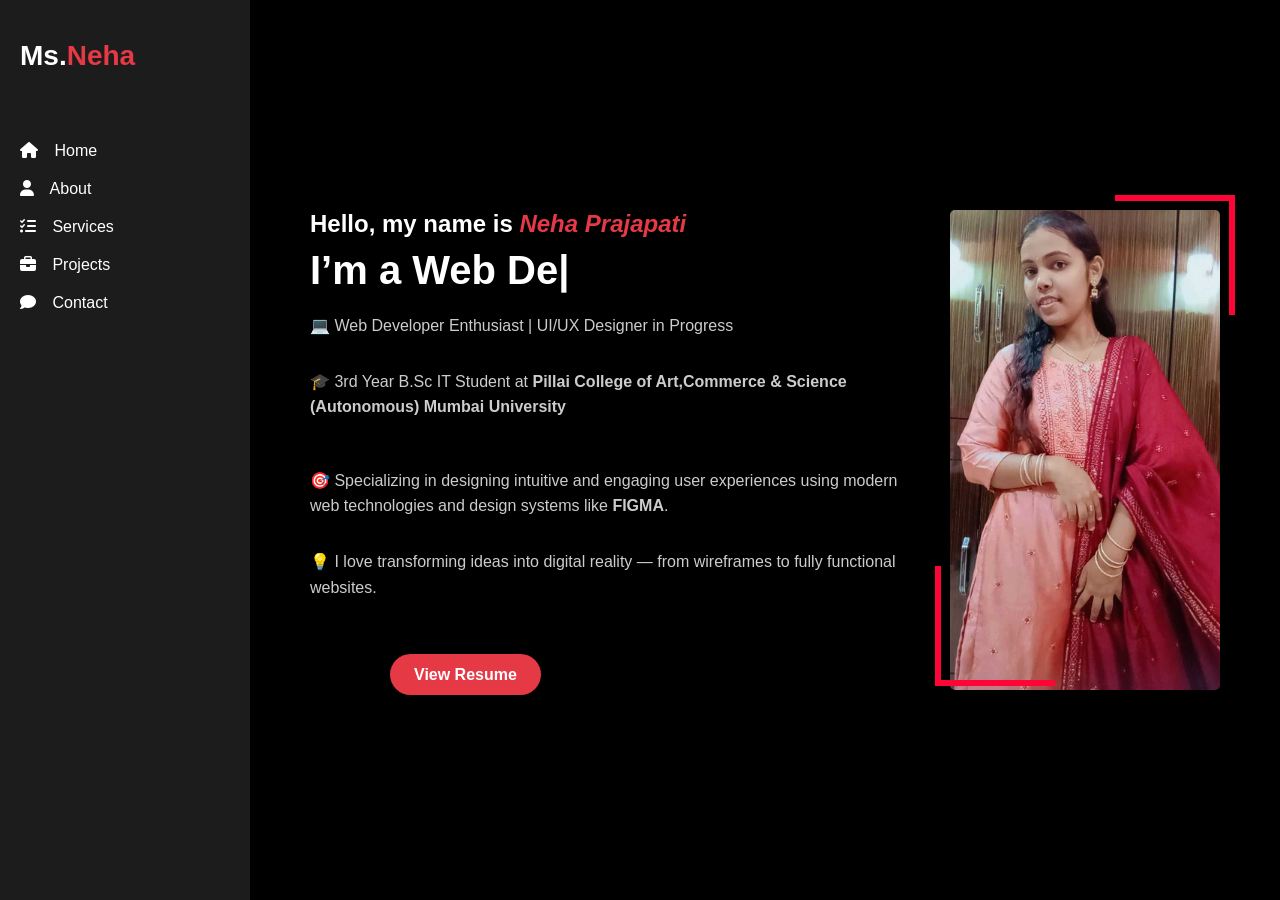
<file: index.html>
<!DOCTYPE html>
<html lang="en">
<head>
  <meta charset="UTF-8" />
  <meta name="viewport" content="width=device-width, initial-scale=1.0"/>
  <title>Portfolio</title>
  <link rel="stylesheet" href="style.css" />
  <link rel="stylesheet" href="https://cdnjs.cloudflare.com/ajax/libs/font-awesome/6.4.0/css/all.min.css">
</head>
<body>
  <div class="container">
    <aside class="sidebar">
  <h1 class="logo">Ms.<span>Neha</span></h1>
  <nav>
    <ul>
      <li class="active"><a href="index.html"><i class="fas fa-home"></i> Home</a></li>
      <li><a href="about.html"><i class="fas fa-user"></i> About</a></li>
      <li><a href="services.html"><i class="fas fa-tasks"></i> Services</a></li>
      <li><a href="project.html"><i class="fas fa-briefcase"></i> Projects</a></li>
      <li><a href="contact.html"><i class="fas fa-comment"></i> Contact</a></li>
    </ul>
  </nav>
</aside>

    <main class="content">
      <div class="intro">
        <div class="text-section">
          <h2>Hello, my name is <span class="name">Neha Prajapati</span></h2>
          <h1>I’m <span class="typing-text"></span><span class="cursor">|</span></h1>
<p>💻 Web Developer Enthusiast | UI/UX Designer in Progress</p>
      <p>🎓 3rd Year B.Sc IT Student at <strong>Pillai College of Art,Commerce & Science (Autonomous) Mumbai University</strong></p><br>

      <p>🎯 Specializing in designing intuitive and engaging user experiences using modern web technologies and design systems like <strong>FIGMA</strong>.</p>
      <p>💡 I love transforming ideas into digital reality — from wireframes to fully functional websites.</p>
<br><br>
<a href="Neha_Prajapati_Resume.pdf" class="btn" target="_blank">View Resume</a>

        </div>
        <div class="image-container">
          <img src="profile2.png.jpg" alt="Profile Photo"/>
 	  <span class="corner corner-top-right"></span>
 	  <span class="corner corner-bottom-left"></span>
        </div>
      </div>
    </main>
  </div>

  <script src="script.js"></script>
</body>
</html>
</file>
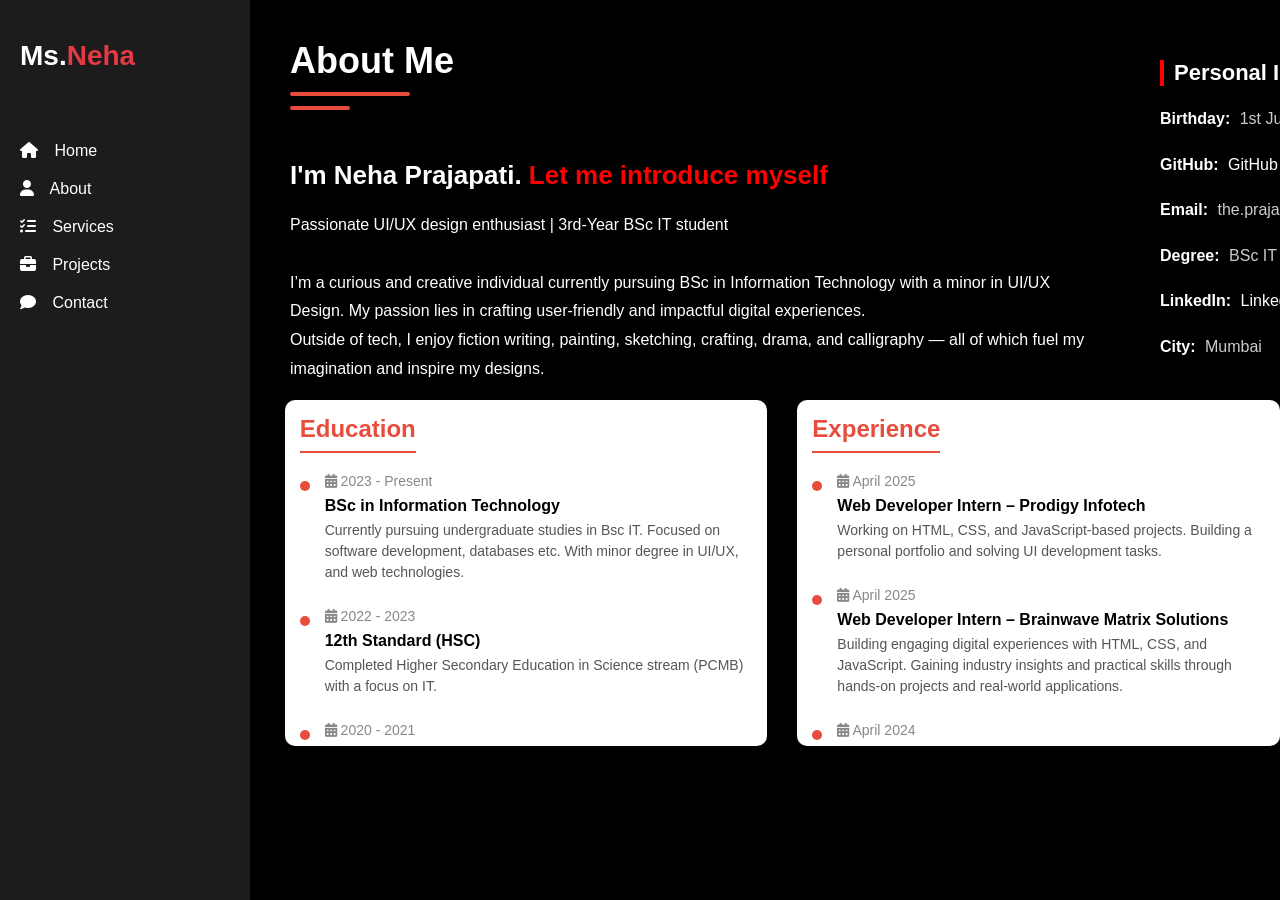
<file: about.html>
<!DOCTYPE html>
<html lang="en">
<head>
  <meta charset="UTF-8" />
  <meta name="viewport" content="width=device-width, initial-scale=1.0"/>
  <title>About Me</title>
  <link rel="stylesheet" href="style.css" />
  <link rel="stylesheet" href="https://cdnjs.cloudflare.com/ajax/libs/font-awesome/6.4.0/css/all.min.css">

</head>
<body>

<div class="container">
    <aside class="sidebar">
  <h1 class="logo">Ms.<span>Neha</span></h1>
  <nav>
    <ul>
      <li><a href="index.html"><i class="fas fa-home"></i> Home</a></li>
      <li class="active"><a href="about.html"><i class="fas fa-user"></i> About</a></li>
      <li><a href="services.html"><i class="fas fa-tasks"></i> Services</a></li>
      <li><a href="project.html"><i class="fas fa-briefcase"></i> Projects</a></li>
      <li><a href="contact.html"><i class="fas fa-comment"></i> Contact</a></li>
    </ul>
  </nav>
</aside>


  <section class="about-section">
    <div class="header-container">
      <h2 class="about-header">About Me</h2>
      <div class="underline long"></div>
      <div class="underline short"></div>
    </div>
    <div class="about-content">
      <h3 class="intro-heading">
        <span class="half-white">I'm Neha Prajapati. </span>
        <span class="half-red">Let me introduce myself</span>
      </h3>
      <p class="about-description">
        Passionate UI/UX design enthusiast | 3rd-Year BSc IT student<br><br>
        I’m a curious and creative individual currently pursuing BSc in Information Technology with a minor in UI/UX Design. My passion lies in crafting user-friendly and impactful digital 
	experiences.<br>
       Outside of tech, I enjoy fiction writing, painting, sketching, crafting, drama, and calligraphy — all of which fuel my imagination and inspire my designs.
      </p>
    </div>
  </section>
<br><br>

<div class="personal-info-section">
  <h3 class="info-heading">Personal Information</h3>
  <div class="info-grid">
    <div class="info-item">
      <strong>Birthday:</strong> <span>1st July 2004</span>
    </div>
       <div class="info-item">
      <strong>GitHub:</strong> <span><a href="https://github.com/PrajapatiNeha04">GitHub Profile Link</a></span>
    </div>
    <div class="info-item">
      <strong>Email:</strong> <span>the.prajapati.neha@gmail.com<span>
    </div>
    <div class="info-item">
      <strong>Degree:</strong> <span>BSc IT (3rd Year)</span>
    </div>
    <div class="info-item">
      <strong>LinkedIn:</strong> <span><a href="https://www.linkedin.com/in/neha-d-prajapati-5933332b2">LinkedIn Profile Link</a></span>
    </div>
    <div class="info-item">
      <strong>City:</strong> <span>Mumbai</span>
    </div>
     </div>
</div>
<br><br>

<div class="education-experience-section">
  <div class="edu-exp-container">
    <!-- Education Column -->
    <div class="edu-exp-box">
      <h3 class="edu-exp-title"><span class="red-text">Education</span></h3>

      <div class="entry-box">
        <span class="calendar"><i class="fas fa-calendar-alt"></i> 2023 - Present</span>
        <div class="entry-content">
          <span class="red-dot"></span>
          <h4>BSc in Information Technology</h4>
          <p>Currently pursuing undergraduate studies in Bsc IT. Focused on software development, databases etc. With minor degree in UI/UX, and web technologies.</p>
        </div>
      </div>

      <div class="entry-box">
        <span class="calendar"><i class="fas fa-calendar-alt"></i> 2022 - 2023</span>
        <div class="entry-content">
          <span class="red-dot"></span>
          <h4>12th Standard (HSC)</h4>
          <p>Completed Higher Secondary Education in Science stream (PCMB) with a focus on IT.</p>
        </div>
      </div>

      <div class="entry-box">
        <span class="calendar"><i class="fas fa-calendar-alt"></i> 2020 - 2021</span>
        <div class="entry-content">
          <span class="red-dot"></span>
          <h4>10th Standard (SSC)</h4>
          <p>Completed Secondary School with distinction, building a strong foundation in core subjects.</p>
        </div>
      </div>
    </div>

    <!-- Experience Column -->
    <div class="edu-exp-box">
      <h3 class="edu-exp-title"><span class="red-text">Experience</span></h3>

      <div class="entry-box">
        <span class="calendar"><i class="fas fa-calendar-alt"></i> April 2025</span>
        <div class="entry-content">
          <span class="red-dot"></span>
          <a href="https://prodigyinfotech.dev/"><h4>Web Developer Intern – Prodigy Infotech</h4></a>
          <p>Working on HTML, CSS, and JavaScript-based projects. Building a personal portfolio and solving UI development tasks.</p>
        </div>
      </div>

	<div class="entry-box">
        <span class="calendar"><i class="fas fa-calendar-alt"></i> April 2025</span>
        <div class="entry-content">
          <span class="red-dot"></span>
          <a href="https://matrixbrainwave.in.net/"> <h4>Web Developer Intern – Brainwave Matrix Solutions </h4></a>
          <p>Building engaging digital experiences with HTML, CSS, and JavaScript. Gaining industry insights and practical skills through hands-on projects and real-world applications.</p>
        </div>
      </div>


      <div class="entry-box">
        <span class="calendar"><i class="fas fa-calendar-alt"></i> April 2024</span>
        <div class="entry-content">
          <span class="red-dot"></span>
          <a href="https://learn.younity.in/"><h4>Marketing Intern – Younity.in</h4></a>
          <p>Completed a 15-day internship exploring industry-based challenges and team projects in Marketing,Team work and commercial fields.</p>
        </div>
      </div>
    </div>
  </div>
</div>


</body>
</html>
</file>
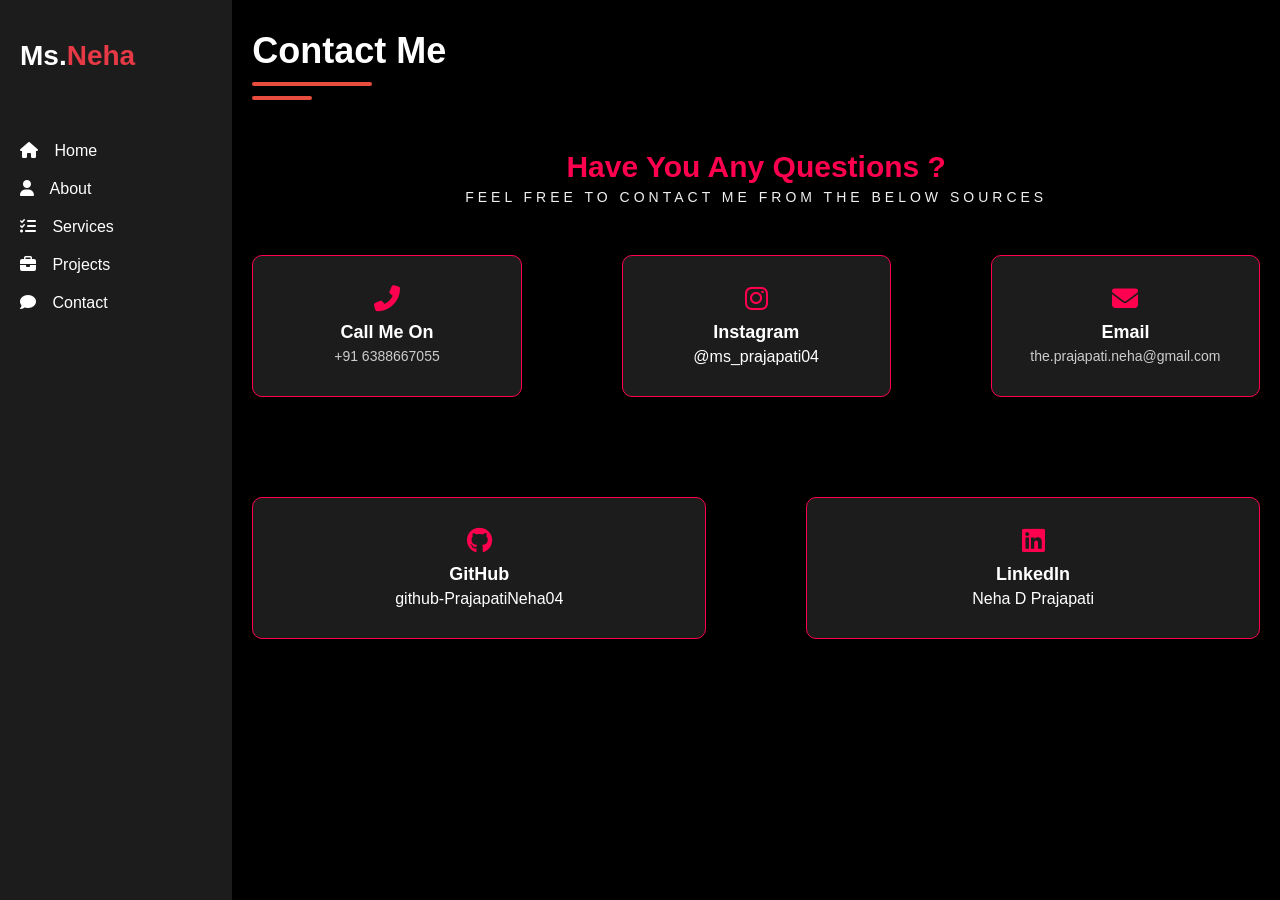
<file: contact.html>
<!DOCTYPE html>
<html lang="en">
<head>
  <meta charset="UTF-8" />
  <meta name="viewport" content="width=device-width, initial-scale=1.0"/>
  <title>Contact Me</title>
  <link rel="stylesheet" href="style.css" />
  <link rel="stylesheet" href="https://cdnjs.cloudflare.com/ajax/libs/font-awesome/6.4.0/css/all.min.css">

</head>
<body>

<div class="container">
    <aside class="sidebar">
  <h1 class="logo">Ms.<span>Neha</span></h1>
  <nav>
    <ul>
      <li><a href="index.html"><i class="fas fa-home"></i> Home</a></li>
      <li class="active"><a href="about.html"><i class="fas fa-user"></i> About</a></li>
      <li><a href="services.html"><i class="fas fa-tasks"></i> Services</a></li>
      <li><a href="project.html"><i class="fas fa-briefcase"></i> Projects</a></li>
      <li><a href="contact.html"><i class="fas fa-comment"></i> Contact</a></li>
    </ul>
  </nav>
</aside>
<section id="contact" class="contact-section">
  <div class="header-container contact-header-align">
    <h2 class="about-header">Contact Me</h2>
    <div class="underline long"></div>
    <div class="underline short"></div>
  </div>  

  <p class="contact-subtitle">Have You Any Questions ?</p>
  <p class="contact-desc">FEEL FREE TO CONTACT ME FROM THE BELOW SOURCES </p>

  <div class="contact-info-container">
    <div class="contact-box">
      <i class="fas fa-phone-alt"></i>
      <h3>Call Me On</h3>
      <p>+91 6388667055</p>
    </div>
     <div class="contact-box">
    <i class="fab fa-instagram icon"></i>
    <h3>Instagram</h3>
    <a href="https://www.instagram.com/ms_prajapati04?igsh=dXU4dmRrdW41cmk4" target="_blank">@ms_prajapati04</a>
  </div>
    <div class="contact-box">
      <i class="fas fa-envelope"></i>
      <h3>Email</h3>
      <p>the.prajapati.neha@gmail.com</p>
    </div>
    
  <div class="contact-box">
    <i class="fab fa-github icon"></i>
    <h3>GitHub</h3>
    <a href="https://github.com/PrajapatiNeha04" target="_blank">github-PrajapatiNeha04</a>
  </div>

  <div class="contact-box">
    <i class="fab fa-linkedin icon"></i>
    <h3>LinkedIn</h3>
    <a href="https://www.linkedin.com/in/neha-d-prajapati-5933332b2" target="_blank">Neha D Prajapati</a>
  </div>
    </div>
  </form>
</section>
</body>
</html>
</file>
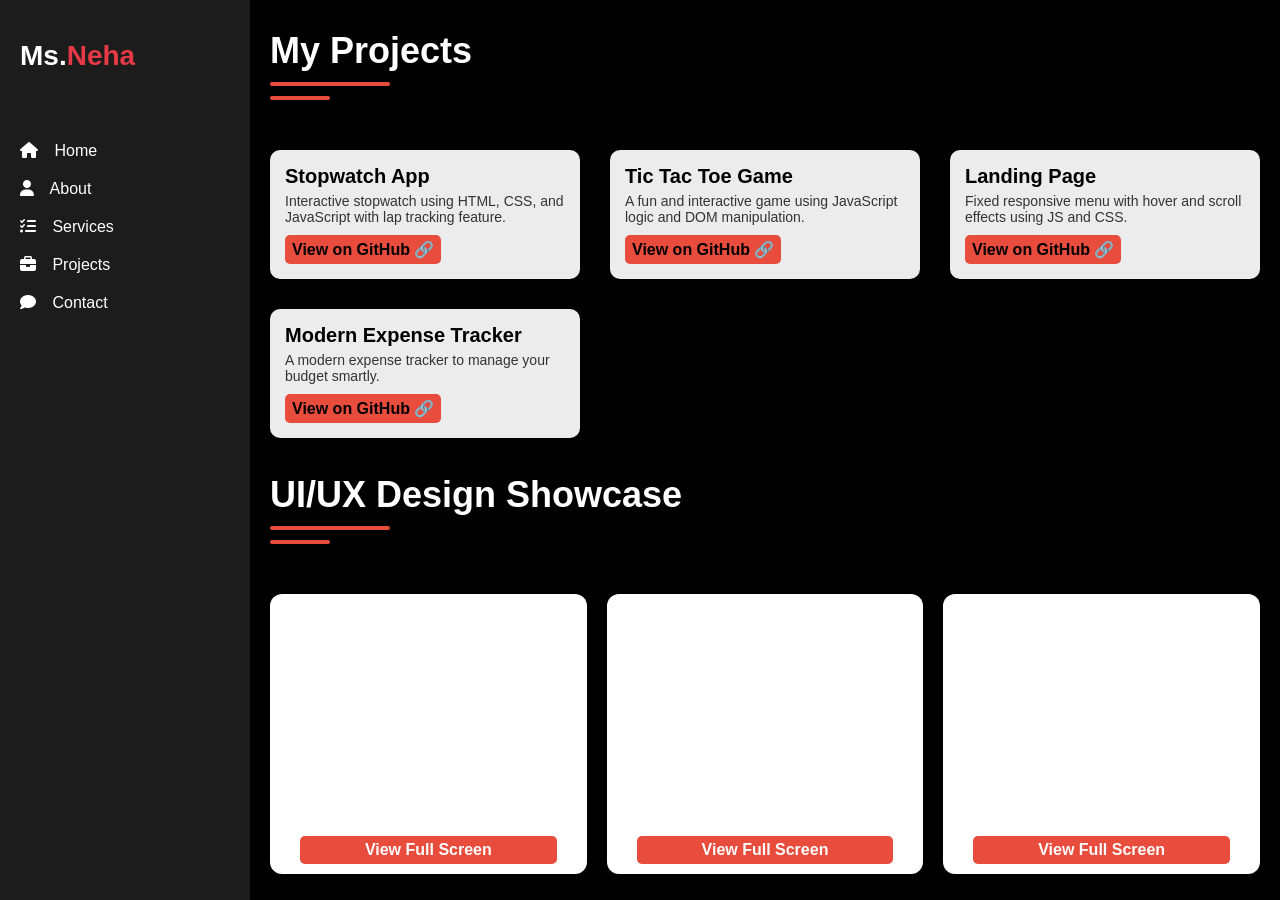
<file: project.html>
<!DOCTYPE html>
<html lang="en">
<head>
  <meta charset="UTF-8" />
  <meta name="viewport" content="width=device-width, initial-scale=1.0"/>
  <title>My Projects</title>
  <link rel="stylesheet" href="style.css" />
  <link rel="stylesheet" href="https://cdnjs.cloudflare.com/ajax/libs/font-awesome/6.4.0/css/all.min.css">

</head>
<body>

<div class="container">
    <aside class="sidebar">
  <h1 class="logo">Ms.<span>Neha</span></h1>
  <nav>
    <ul>
      <li><a href="index.html"><i class="fas fa-home"></i> Home</a></li>
      <li class="active"><a href="about.html"><i class="fas fa-user"></i> About</a></li>
      <li><a href="services.html"><i class="fas fa-tasks"></i> Services</a></li>
      <li><a href="project.html"><i class="fas fa-briefcase"></i> Projects</a></li>
      <li><a href="contact.html"><i class="fas fa-comment"></i> Contact</a></li>
    </ul>
  </nav>
</aside>

<section id="projects" class="project-section">
  <div class="header-container">
    <h2 class="about-header">My Projects</h2>
    <div class="underline long"></div>
    <div class="underline short"></div>
  </div>

  <div class="project-grid">
    <div class="project-card">
      <h3>Stopwatch App</h3>
      <p>Interactive stopwatch using HTML, CSS, and JavaScript with lap tracking feature.</p>
      <a href="https://github.com/PrajapatiNeha04/Stop-Watch" target="_blank" class="project-link">View on GitHub 🔗</a>
    </div>

    <div class="project-card">
      <h3>Tic Tac Toe Game</h3>
      <p>A fun and interactive game using JavaScript logic and DOM manipulation.</p>
      <a href="https://github.com/PrajapatiNeha04/Tic-Tac-Toe-game" target="_blank" class="project-link">View on GitHub 🔗</a>
    </div>

    <div class="project-card">
      <h3> Landing Page</h3>
      <p>Fixed responsive menu with hover and scroll effects using JS and CSS.</p>
      <a href="https://github.com/PrajapatiNeha04/Brainwave_Matrix_Intern/tree/main/NovaTech-Landing%20Page" target="_blank" class="project-link">View on GitHub 🔗</a>
    </div>

    <div class="project-card">
      <h3>Modern Expense Tracker</h3>
      <p>A modern expense tracker to manage your budget smartly.</p>
      <a href="https://github.com/PrajapatiNeha04/Modern-Expense-Tracker" target="_blank" class="project-link">View on GitHub 🔗</a>
    </div>
  </div>
<br><br>
  <div class="header-container" style="margin-top: 0px;">
    <h2 class="about-header">UI/UX Design Showcase</h2>
    <div class="underline long"></div>
    <div class="underline short"></div>
  </div>

  <div class="design-grid">
    <div class="design-card">
      <iframe src="https://www.figma.com/embed?embed_host=share&url=https://www.figma.com/design/eft9dYyPLBpW2OlBQFq70n/Online-Food-App-Design?m=auto&t=LuSimle5khtZeYkn-6" allowfullscreen></iframe>
      <a class="view-full" href="https://www.figma.com/design/eft9dYyPLBpW2OlBQFq70n/Online-Food-App-Design?m=auto&t=LuSimle5khtZeYkn-6" target="_blank">View Full Screen</a>
    </div>

    <div class="design-card">
      <iframe src="https://www.figma.com/embed?embed_host=share&url=https://www.figma.com/design/CuL1AdYWM7Uw1ApXGS0XAt/Login-page?m=auto&t=tQeO0ZzVuHsyUAFg-6" allowfullscreen></iframe>
    <a class="view-full" href="https://www.figma.com/design/CuL1AdYWM7Uw1ApXGS0XAt/Login-page?m=auto&t=tQeO0ZzVuHsyUAFg-6" target="_blank">View Full Screen</a>

    </div>

    <div class="design-card">
      <iframe src="https://www.figma.com/embed?embed_host=share&url=https://www.figma.com/design/397VN0W98jid4R0ZF48ai4/Designs?m=auto&t=LuSimle5khtZeYkn-6" allowfullscreen></iframe>
      <a class="view-full" href="https://www.figma.com/design/397VN0W98jid4R0ZF48ai4/Designs?m=auto&t=LuSimle5khtZeYkn-6" target="_blank">View Full Screen</a>
    </div>
  </div>
</section>

</body>
</html>
</file>
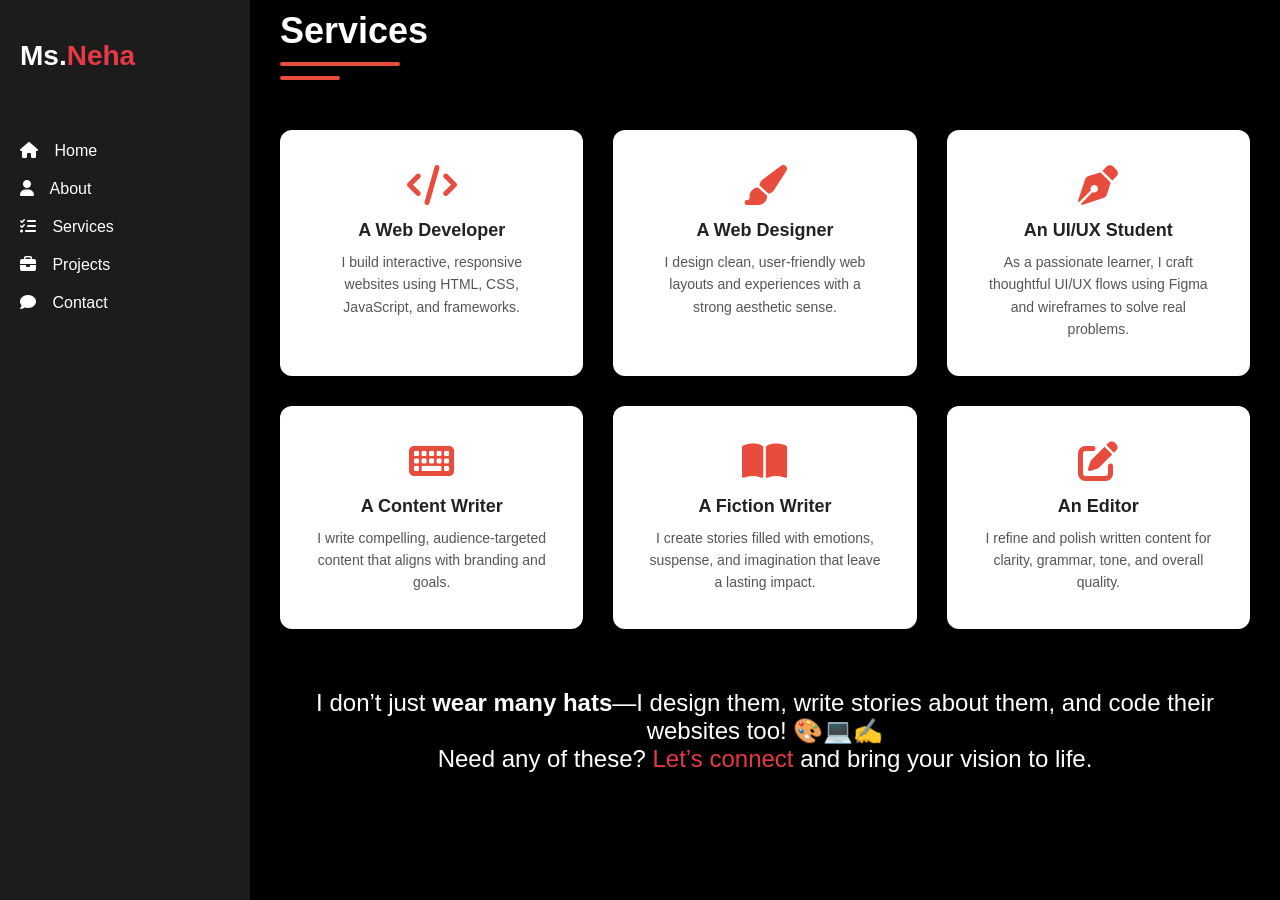
<file: services.html>
<!DOCTYPE html>
<html lang="en">
<head>
  <meta charset="UTF-8" />
  <meta name="viewport" content="width=device-width, initial-scale=1.0"/>
  <title>Services</title>
  <link rel="stylesheet" href="style.css" />
  <link rel="stylesheet" href="https://cdnjs.cloudflare.com/ajax/libs/font-awesome/6.4.0/css/all.min.css">

</head>
<body>

<div class="container">
    <aside class="sidebar">
  <h1 class="logo">Ms.<span>Neha</span></h1>
  <nav>
    <ul>
      <li><a href="index.html"><i class="fas fa-home"></i> Home</a></li>
      <li class="active"><a href="about.html"><i class="fas fa-user"></i> About</a></li>
      <li><a href="services.html"><i class="fas fa-tasks"></i> Services</a></li>
      <li><a href="project.html"><i class="fas fa-briefcase"></i> Projects</a></li>
      <li><a href="contact.html"><i class="fas fa-comment"></i> Contact</a></li>
    </ul>
  </nav>
</aside>

<section id="services" class="services-section">
  <div class="header-container">
    <h2 class="about-header">Services</h2>
    <div class="underline long"></div>
    <div class="underline short"></div>
  </div>


<div class="services-grid">
  <div class="service-card">
    <i class="fas fa-code service-icon"></i>
    <h3>A Web Developer</h3>
    <p>I build interactive, responsive websites using HTML, CSS, JavaScript, and frameworks.</p>
  </div>

  <div class="service-card">
    <i class="fas fa-paint-brush service-icon"></i>
    <h3>A Web Designer</h3>
    <p>I design clean, user-friendly web layouts and experiences with a strong aesthetic sense.</p>
  </div>

  <div class="service-card">
    <i class="fas fa-pen-nib service-icon"></i>
    <h3>An UI/UX Student</h3>
    <p>As a passionate learner, I craft thoughtful UI/UX flows using Figma and wireframes to solve real problems.</p>
  </div>

  <div class="service-card">
    <i class="fas fa-keyboard service-icon"></i>
    <h3>A Content Writer</h3>
    <p>I write compelling, audience-targeted content that aligns with branding and goals.</p>
  </div>

  <div class="service-card">
    <i class="fas fa-book-open service-icon"></i>
    <h3>A Fiction Writer</h3>
    <p>I create stories filled with emotions, suspense, and imagination that leave a lasting impact.</p>
  </div>

  <div class="service-card">
    <i class="fas fa-edit service-icon"></i>
    <h3>An Editor</h3>
    <p>I refine and polish written content for clarity, grammar, tone, and overall quality.</p>
  </div>
</div>

<div class="services-footer-note">
  <p>I don’t just <strong>wear many hats</strong>—I design them, write stories about them, and code their websites too! 🎨💻✍️  
  <br>Need any of these? <a href="contact.html">Let’s connect</a> and bring your vision to life.</p>
</div>

</body>
</html>
</file>
<file: style.css>
* {
  margin: 0;
  padding: 0;
  box-sizing: border-box;
}

body {
  font-family: 'Segoe UI', sans-serif;
  background-color: #121212;
  color: white;
}

.container {
  display: flex;
  height: 100vh;
}

.sidebar {
  width: 250px;
  background-color: #1c1c1c;
  padding: 40px 20px;
  display: flex;
  flex-direction: column;
  align-items: flex-start;
}

.logo {
  font-size: 28px;
  color: white;
  margin-bottom: 50px;
}

.logo span {
  color: #e63946;
}

.sidebar nav ul {
  list-style: none;
  width: 100%;
}

.sidebar nav ul li {
  margin: 20px 0;
  font-size: 16px;
  cursor: pointer;
  display: flex;
  align-items: center;
  color: #ddd;
}

.sidebar nav ul li i {
  margin-right: 12px;
}

.sidebar nav ul li.active,
.sidebar nav ul li:hover {
  color: #e63946;
}

.content {
  flex: 1;
  padding: 60px;
  display: flex;
  align-items: center;
  justify-content: space-between;
  flex-wrap: wrap;
}

.intro {
  display: flex;
  flex-wrap: wrap;
  justify-content: space-between;
  width: 100%;
}

.text-section {
  max-width: 600px;
}

.text-section h2 {
  font-size: 24px;
  margin-bottom: 10px;
}

.text-section h2 .name {
  color: #e63946;
  font-style: italic;
}

.text-section h1 {
  font-size: 40px;
  margin-bottom: 20px;
}

.text-section h1 .highlight {
  color: #e63946;
}

.cursor {
  animation: blink 1s infinite;
}

@keyframes blink {
  0%, 100% { opacity: 1; }
  50% { opacity: 0; }
}

.text-section p {
  margin-bottom: 30px;
  line-height: 1.6;
  color: #ccc;
}

.btn {
  background-color: #e63946;
  color: white;
  padding: 12px 24px;
  text-decoration: none;
  border-radius: 30px;
  font-weight: bold;
  margin-left:80px;
}

.image-container {
  position: relative;
  display: inline-block;
  padding: 0;
  margin: 0;
  width: 270px; /* Width of the container adjusted for better alignment */
  height: auto;
}

.image-container img {
  display: block;
  width: 100%; /* Ensures image fills the container width */
  height: auto;
  margin-right:7;
  padding: 0;
  border-radius: 5px;
  box-sizing: border-box; /* Ensures the border is part of the element size */
}

.corner {
  position: absolute;
  width: 120px; /* Reduced size of the corner for better spacing */
  height: 120px;
  border: 6px solid #FF0436;  /* Color of the corner border */
  box-sizing: border-box;  /* Ensures the border is included in the element’s size */
}

.corner-top-right {
  top: -15px;  /* Adjusted spacing */
  right: -15px;  /* Adjusted spacing */
  border-left: none;
  border-bottom: none;
}

.corner-bottom-left {
  bottom:4px;  /* Adjusted spacing */
  left: -15px;  /* Adjusted spacing */
  border-top: none;
  border-right: none;
}

/* Responsive adjustments */
@media (max-width: 708px) {
  .container {
    flex-direction: column;
  }

 .sidebar nav ul li a {
  text-decoration: none; /* Removes underline */
  color: #e63946;         /* Makes text red */
  display: flex;
  align-items: center;
  width: 100%;
  font-size: 16px;
  font-weight: 500;
}

.sidebar nav ul li a i {
  margin-right: 12px;
}

/* Hover and active styles */
.sidebar nav ul li a:hover,
.sidebar nav ul li.active a {
  color: #ffffff; /* Optional: white on hover */
  background-color: #333;
  border-radius: 8px;
  padding: 8px 12px;
}


  .content {
    padding: 30px 20px;
    flex-direction: column;
    align-items: center;
    text-align: center;
  }

  .text-section, .image-container {
    max-width: 100%;
  }
}

body {
  margin: 0;
  padding: 0;
  background-color: #000;
  font-family: 'Segoe UI', Tahoma, Geneva, Verdana, sans-serif;
  color: #fff;
}

.about-section {
  padding: 40px;
}

.header-container {
  position: relative;
  margin-bottom: 20px;
}

.about-header {
  color: white;
  font-size: 32px;
  font-weight: bold;
  margin-bottom: 5px;
  position: relative;
  z-index: 2;
}

.underline {
  height: 3px;
  background-color: red;
  position: relative;
}

.long {
  width: 80px;
  margin-top: -10px;
}

.short {
  width: 50px;
  margin-top: 4px;
}

.intro-heading {
  font-size: 26px;
  margin-top: 30px;
  margin-bottom: 20px;
}

.half-white {
  color: white;
}

.half-red {
  color: red;
}

.about-description {
  font-size: 16px;
  line-height: 1.8;
  max-width: 800px;
}

.personal-info-section {
  margin-top: 40px;
  padding: 20px 30px;
  color: white;
}

a{
color:white;
text-decoration:none;
transition: color 0.2s ease-in-out;

}
a:hover {
  color: red;
  transform: scale(1.2);
  transition: all 0.2s ease-in-out;
}


.info-heading {
  font-size: 22px;
  margin-bottom: 20px;
  color: #FFFFFF;
  border-left: 4px solid red;
  padding-left: 10px;
}

.info-grid {
  display: grid;
  grid-template-columns: repeat(auto-fit, minmax(250px, 1fr));
  gap: 20px;
}

.info-item {
  font-size: 16px;
  line-height: 1.6;
}

.info-item strong {
  font-weight: bold;
  color: #fff;
}

.info-item span {
  color: #ccc;
  margin-left: 5px;
}


/* === Main Content Wrapper (beside sidebar) === */
.main-content {
  margin-left: 270px; /* Sidebar width (250px) + spacing */
  padding: 20px;
}

/* === Top Section: About Me + Personal Info side by side === */
.top-section {
  display: flex;
  gap: 30px;
  flex-wrap: wrap;
  margin-bottom: 120px;
}

.about-me, .personal-info {
  flex: 1;
  min-width: 300px;
  background: #fff;
  border-radius: 10px;
  padding: 25px;
  box-shadow: 0 4px 8px rgba(0, 0, 0, 0.08);
}

/* === Education & Experience Section (2nd row) === */
.education-experience-section {
  width: 10px;
}

/* Container: Flex layout for Education + Experience boxes */
.edu-exp-container {
  display: flex;
  justify-content: space-between;
  gap: 30px;
  flex-wrap: wrap;
}


.education-experience-section {
  margin-top: 400px;
  margin-left: 250px;
}
.main-content {
  display: flex;
}

.sidebar {
  width: 250px;
}

.education-experience-section {
  flex: 1;
  margin-top: 400px;
  margin-left: -1185px; /* Add some gap between sidebar and content */
}

.edu-exp-container {
  display: flex;
  justify-content: space-between;
  gap: 30px;
  flex-wrap: wrap;
}
.edu-exp-box {
  flex: 1;
  max-width: 600px;
  max-height: 346px; /* Adjust this value to your desired height */
  overflow-y: auto; /* Add scrollbar if content exceeds height */
  background: #fff;
  border-radius: 10px;
  padding: 15px;
  box-shadow: 0 4px 8px rgba(0, 0, 0, 0.08);
  transition: transform 0.3s ease, box-shadow 0.3s ease;
}

.edu-exp-box:hover {
  transform: translateY(-5px);
  box-shadow: 0 8px 16px rgba(0, 0, 0, 0.12);
}

.edu-exp-title {
  font-size: 24px;
  margin-bottom: 20px;
  border-bottom: 2px solid #e74c3c;
  padding-bottom: 8px;
  display: inline-block;
}

.red-text {
  color: #e74c3c;
  font-weight: bold;
}

.entry-box {
  margin-bottom: 25px;
  position: relative;
  padding-left: 25px;
}

.entry-box .calendar {
  font-size: 14px;
  color: #888;
  display: block;
  margin-bottom: 8px;
}

.entry-content h4 {
  font-weight: bold;
  font-size: 16px;
  margin-bottom: 5px;
  color: black;
}

.entry-content p {
  font-size: 14px;
  color: #555;
  line-height: 1.5;
}

.red-dot {
  height: 10px;
  width: 10px;
  background-color: #e74c3c;
  border-radius: 50%;
  position: absolute;
  left: 0;
  top: 8px;
}



.contact-section {
  color: #fff;
  padding: 30px 100px;
  text-align: center;
}

.contact-title {
  font-size: 30px;
  color: #fff;
  margin-bottom: 10px;
}

.contact-subtitle {
  font-size: 30px;
  color: #ff004f;
  margin-bottom: 5px;
  font-weight: bold;
}

.contact-desc {
  font-size: 14px;
  color: #f0f0f0;
  margin-bottom: 10px;
  letter-spacing: 4px;
}

.contact-info-container {
  display: flex;
  justify-content: space-between;
  flex-wrap: wrap;
  gap: 100px;
  margin-top:50px;
  max-width: 1100px;
}

.contact-box {
  background-color: #1c1c1c;
  padding: 30px;
  border-radius: 10px;
  border: 1px solid #ff004f;
  flex: 1 1 12%; /* ensures 4 boxes fit in a row */
  text-align: center;
  min-width: 250px;
}

.contact-box i {
  font-size: 26px;
  color: #ff004f;
  margin-bottom: 10px;
}

.contact-box h3 {
  font-size: 18px;
  margin-bottom: 5px;
  color: #fff;
}

.contact-box p {
  color: #ccc;
  font-size: 14px;
}

.contact-section {
  padding: 30px 20px;
  margin-left:0px; /* aligns it beside sidebar */
}

.contact-header-align {
  text-align: left;
  margin-left: 0; /* Keep text aligned left */
}

.about-header {
  font-size: 36px;
  font-weight: bold;
  color: #ffffff;
}

.underline {
  height: 4px;
  background-color: #e74c3c;
  margin: 10px 0;
  border-radius: 2px;
}

.underline.long {
  width: 120px;
}

.underline.short {
  width: 60px;
}


.projects-container {
  display: flex;
  gap: 30px;
}

.project-section {
  margin-left: 0px;
  padding: 30px 20px;
  flex: 1;
}

.project-grid {
  display: grid;
  grid-template-columns: repeat(auto-fit, minmax(280px, 1fr));
  gap: 30px;
  margin-top: 30px;
}

.project-card {
  background: #ECECEC;
  border-radius: 10px;
  padding: 15px;
  box-shadow: 0 4px 10px rgba(0, 0, 0, 0.08);
  transition: 0.3s;
}

.project-card:hover {
  transform: translateY(-5px);
  box-shadow: 0 8px 18px rgba(0, 0, 0, 0.12);
}

.project-card h3 {
  color: #000;
  margin-bottom: 5px;
  font-size: 20px;
}

.project-card p {
  color: #333;
  font-size: 14px;
  margin-bottom: 10px;
}

.project-link {
  color: #000;
  background-color: #e74c3c;
  padding: 5px 7px;
  text-decoration: none;
  border-radius: 5px;
  font-weight: bold;
  display: inline-block;
}

.project-link:hover {
  background-color: #c0392b;
  color: #fff;
}

.design-grid {
  display: grid;
  grid-template-columns: repeat(auto-fit, minmax(150px, 1fr));
  gap: 20px;
  margin-top: 10px;
  width: 100%;
}


.design-card {
  background: #fff;
  padding: 50px 30px;
  border-radius: 12px;
  box-shadow: 0 4px 12px rgba(0, 0, 0, 0.08);
  text-align: center;
  height: 280px; /* sets a fixed height for the card */
  display: flex;
  flex-direction: column;
}

.design-card iframe {
  width: 350px;
  height: 600px;
  border: none;
  border-radius: 0px;
  margin-top: -28px;

}

.view-full {
  margin-top: 70px;
  display: inline-block;
  color: #fff;
  background-color: #e74c3c;
  padding: 5px 2px;
  border-radius: 5px;
  text-decoration: none;
  font-weight: bold;
}

.view-full:hover {
  background-color: #c0392b;
}


.services-section {
  margin-left:0px;
  padding: 10px 30px;
  flex: 1;
}


.header-container {
  margin-bottom: 50px;
}


.services-grid {
  display: grid;
  grid-template-columns: repeat(3, 1fr);
  gap: 30px;
}

.service-card {
  background: #fff;
  padding: 35px;
  border-radius: 12px;
  text-align: center;
  box-shadow: 0 4px 12px rgba(0, 0, 0, 0.06);
  transition: all 0.3s ease;
}

.service-card:hover {
  transform: translateY(-5px);
  box-shadow: 0 8px 18px rgba(0, 0, 0, 0.1);
}

.service-icon {
  font-size: 40px;
  color: #e74c3c;
  margin-bottom: 15px;
}

.service-card h3 {
  font-size: 18px;
  color: #222;
  margin-bottom: 10px;
  font-weight: bold;
}

.service-card p {
  font-size: 14px;
  color: #555;
  line-height: 1.6;
}


.services-footer-note {
  margin-top: 40px;
  text-align: center;
  font-size: 1.5rem;
  font-weight: 300;
  color: #fff;
  padding: 20px;
  border-radius: 12px;
  box-shadow: 0 4px 10px rgba(0, 0, 0, 0.08);
}


.services-footer-note a {
  color: #e63946;
  text-decoration: none;
  font-weight: 500;
}

.services-footer-note a:hover {
  color: yellow;
  text-decoration: blink;
  border-bottom: 2px solid #3498db; 
  transition: 0.3s; /* add a smooth transition effect */
}

.services-footer-note a:hover 
{
  animation: blink 1.2s infinite;
}

@keyframes blink {
  0% {
    opacity: 1;
  }
  50% {
    opacity: 0;
  }
  100% {
    opacity: 1;
  }
}
</file>
